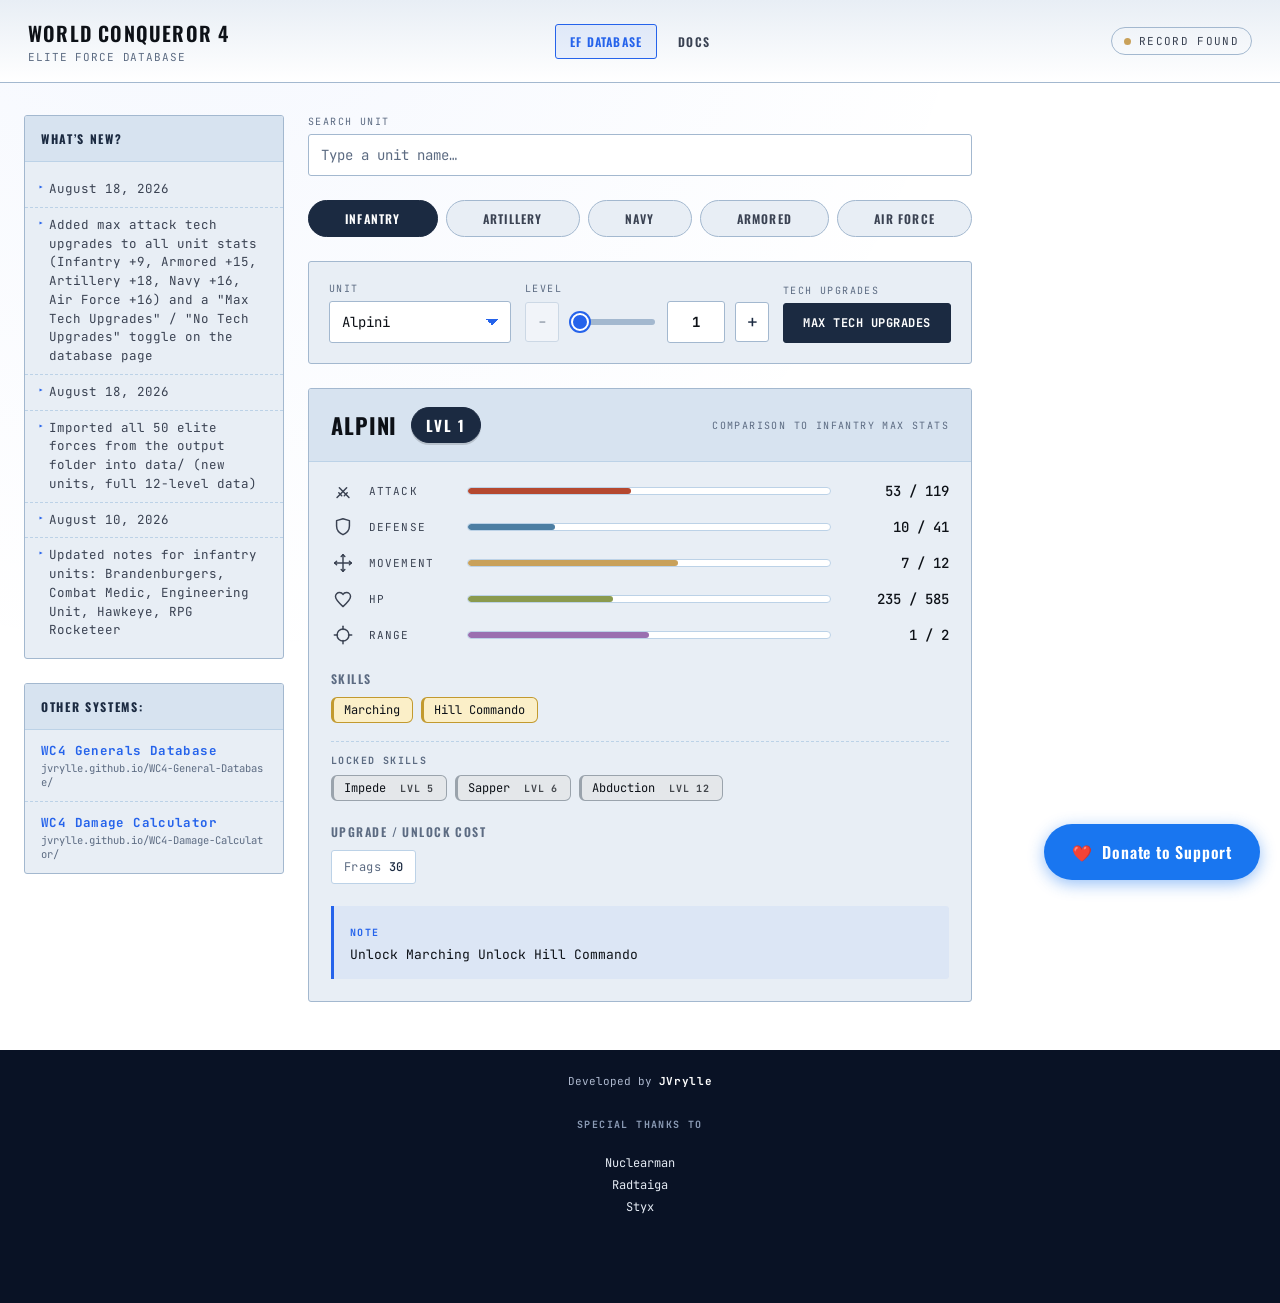
<file: index.html>
<!DOCTYPE html>
<html lang="en">
<head>
<meta charset="UTF-8" />
<meta name="viewport" content="width=device-width, initial-scale=1.0" />
<title>World Conqueror 4 Elite Force Database</title>
<link rel="preconnect" href="https://fonts.googleapis.com" />
<link rel="preconnect" href="https://fonts.gstatic.com" crossorigin />
<link
  href="https://fonts.googleapis.com/css2?family=Oswald:wght@500;600;700&family=JetBrains+Mono:wght@400;500;700&display=swap"
  rel="stylesheet"
/>
<link rel="stylesheet" href="style.css" />
</head>
<body>

  <header class="topbar">
    <div class="topbar__left">
      <div class="topbar__brand">
        <div class="topbar__title">
          <h1>World Conqueror 4</h1>
          <p>Elite Force Database</p>
        </div>
      </div>
    </div>
    <nav class="topbar__nav" aria-label="Site navigation">
      <a class="topbar__nav-link topbar__nav-link--active" href="index.html">EF Database</a>
      <a class="topbar__nav-link" href="docs.html">Docs</a>
    </nav>
    <div id="statusLight" class="topbar__status status--idle">
      <span class="status-dot"></span><span class="status-text">STANDBY</span>
    </div>
  </header>

  <main class="console">

    <div class="side-panel">
      <aside class="log-panel" aria-label="What&rsquo;s new">
        <div class="log-panel__header">
          <h2>What&rsquo;s New?</h2>
        </div>
        <ul id="whatsNewList" class="log-list"></ul>
      </aside>

      <div class="log-panel links-panel" aria-label="Related WC4 tools">
        <div class="log-panel__header">
          <h2>Other Systems:</h2>
        </div>
        <div class="links-panel__body">
          <a
            class="sister-link"
            href="https://jvrylle.github.io/WC4-General-Database/"
            target="_blank"
            rel="noopener noreferrer"
          >
            <span class="sister-link__name">WC4 Generals Database</span>
            <span class="sister-link__url">jvrylle.github.io/WC4-General-Database/</span>
          </a>
          <a
            class="sister-link"
            href="https://jvrylle.github.io/WC4-Damage-Calculator/"
            target="_blank"
            rel="noopener noreferrer"
          >
            <span class="sister-link__name">WC4 Damage Calculator</span>
            <span class="sister-link__url">jvrylle.github.io/WC4-Damage-Calculator/</span>
          </a>
        </div>
      </div>
    </div>

    <div class="console__main">

      <section class="search-bar" aria-label="Unit name search">
      <div class="field">
        <label for="efSearch">Search Unit</label>
        <div class="combo__wrap">
          <input
            id="efSearch"
            type="text"
            placeholder="Type a unit name&hellip;"
            autocomplete="off"
            role="combobox"
            aria-autocomplete="list"
            aria-expanded="false"
            aria-controls="efSearchList"
          />
          <ul id="efSearchList" class="combo__list" role="listbox" hidden></ul>
        </div>
      </div>
    </section>

    <section class="type-filter" id="typeFilter" aria-label="Unit type filter"></section>

    <section class="query-panel" aria-label="Unit query">
      <div class="field">
        <label for="efSelect">Unit</label>
        <select id="efSelect"></select>
      </div>

      <div class="field field--slider">
        <label for="levelSlider">Level</label>
        <div class="slider-wrapper">
          <button id="levelDown" class="level-btn" type="button" aria-label="Previous level">&#8722;</button>
          <input
            id="levelSlider"
            type="range"
            min="1"
            max="12"
            step="1"
            value="1"
            aria-label="Select unit level"
          />
          <input
            id="levelInput"
            class="level-input"
            type="number"
            min="1"
            max="12"
            step="1"
            value="1"
            aria-label="Level number"
          />
          <button id="levelUp" class="level-btn" type="button" aria-label="Next level">&#43;</button>
        </div>
      </div>

      <div class="field field--toggle">
        <label for="techToggle">Tech Upgrades</label>
        <button id="techToggle" class="tech-toggle" type="button" aria-pressed="true">Max Tech Upgrades</button>
      </div>
    </section>

    <section id="resultPanel" class="result-panel" aria-live="polite">
      <div class="result-empty">
        <p>Loading unit database&hellip;</p>
      </div>
    </section>

    </div>

  </main>

  <a
    class="donate-btn"
    href="https://ko-fi.com/jvrylle"
    target="_blank"
    rel="noopener noreferrer"
    aria-label="Support on Ko-fi"
  >
    <span class="donate-btn__icon">&#10084;&#65039;</span>
    <span class="donate-btn__text">Donate to Support</span>
  </a>

  <footer class="footer">
    <p class="footer__dev">Developed by <strong>JVrylle</strong></p>
    <div class="footer__thanks">
      <p class="footer__thanks-title">Special Thanks To</p>
      <ul class="footer__thanks-list">
        <li>Nuclearman</li>
        <li>Radtaiga</li>
        <li>Styx</li>
      </ul>
    </div>
  </footer>

<script src="script.js"></script>
</body>
</html>
</file>
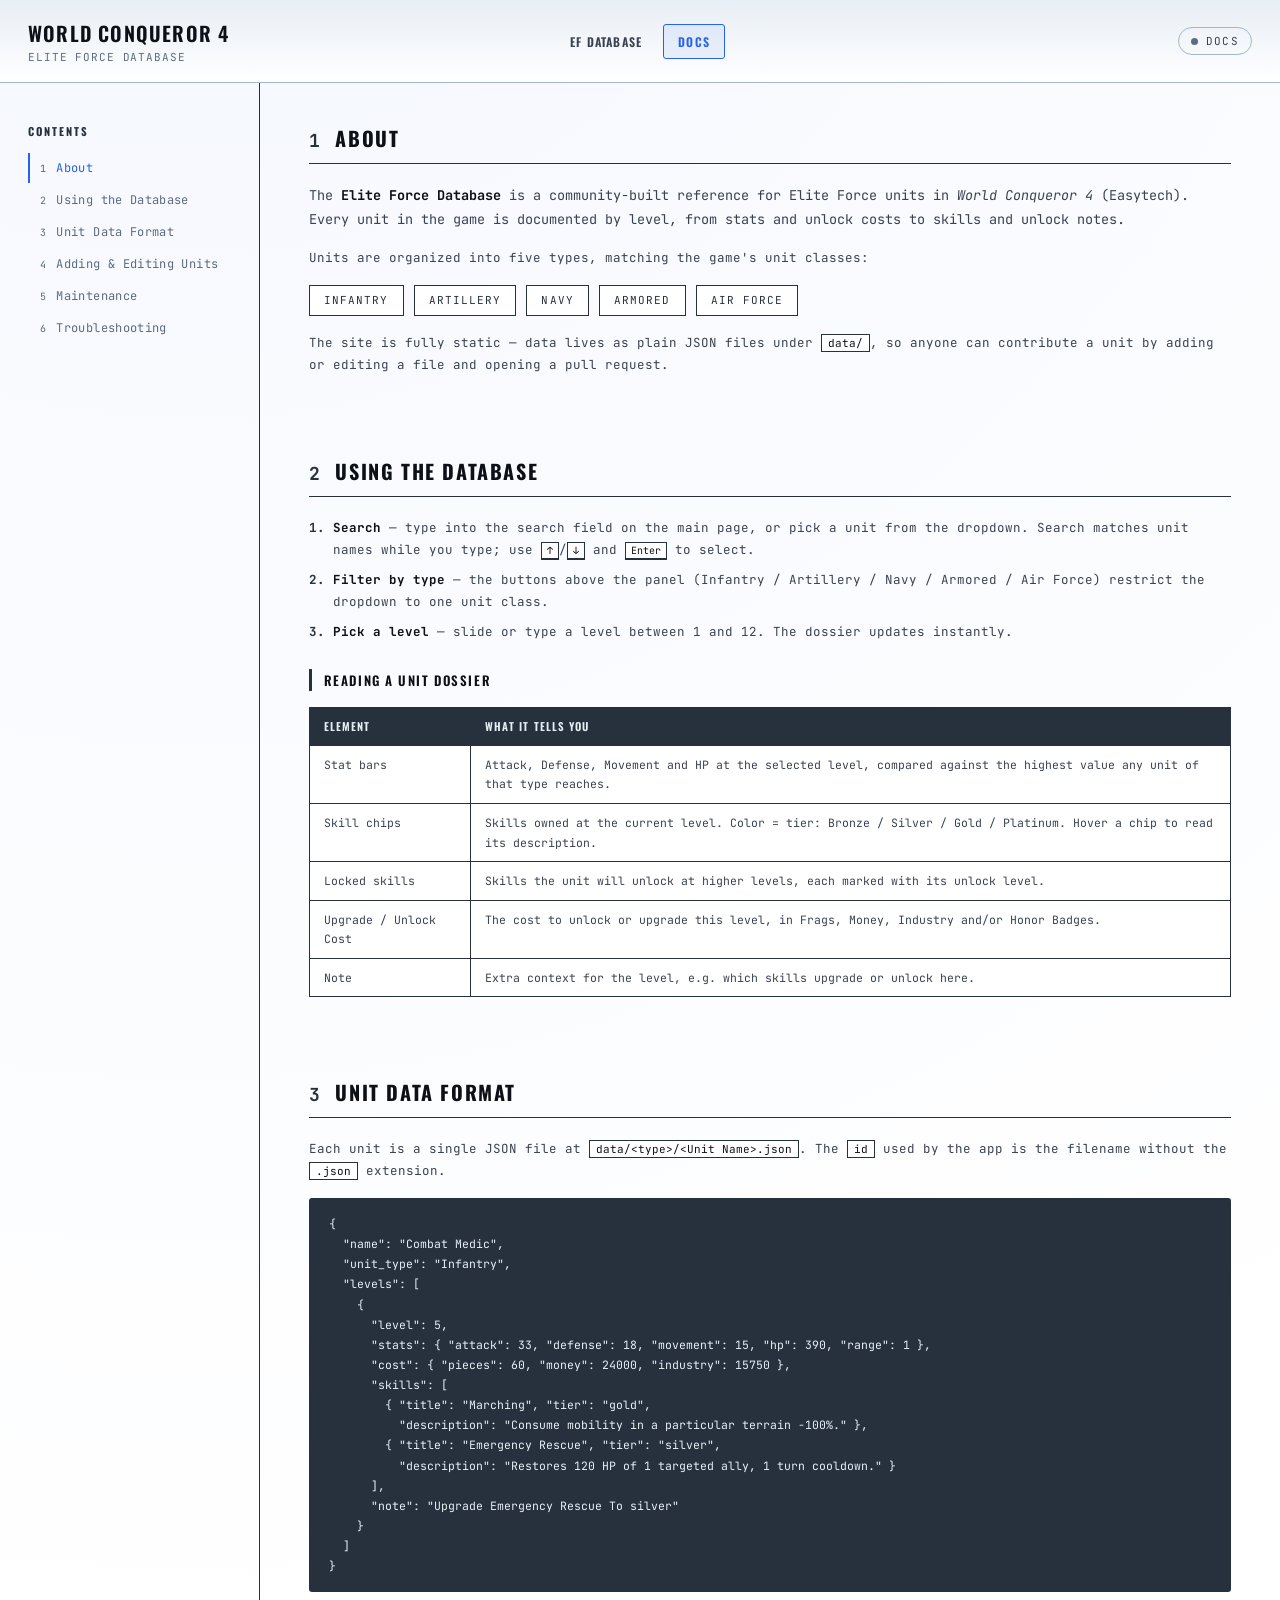
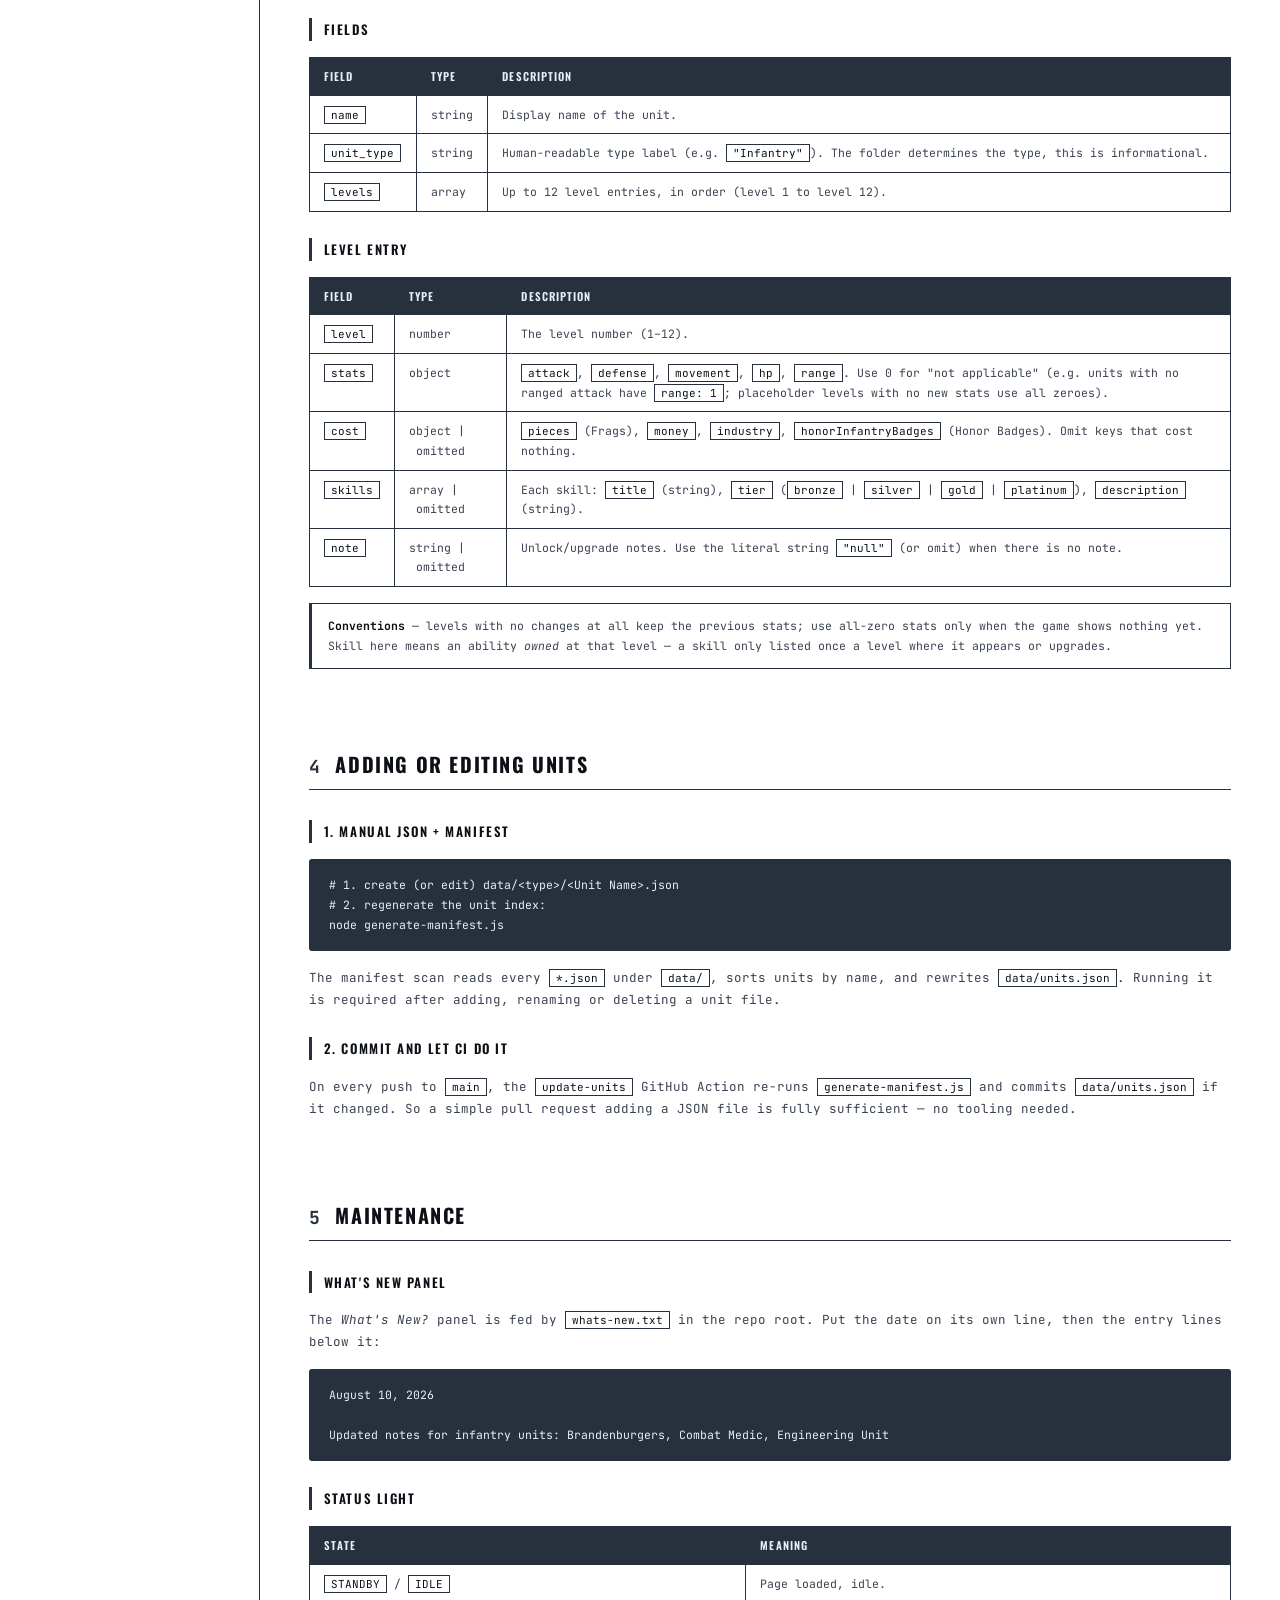
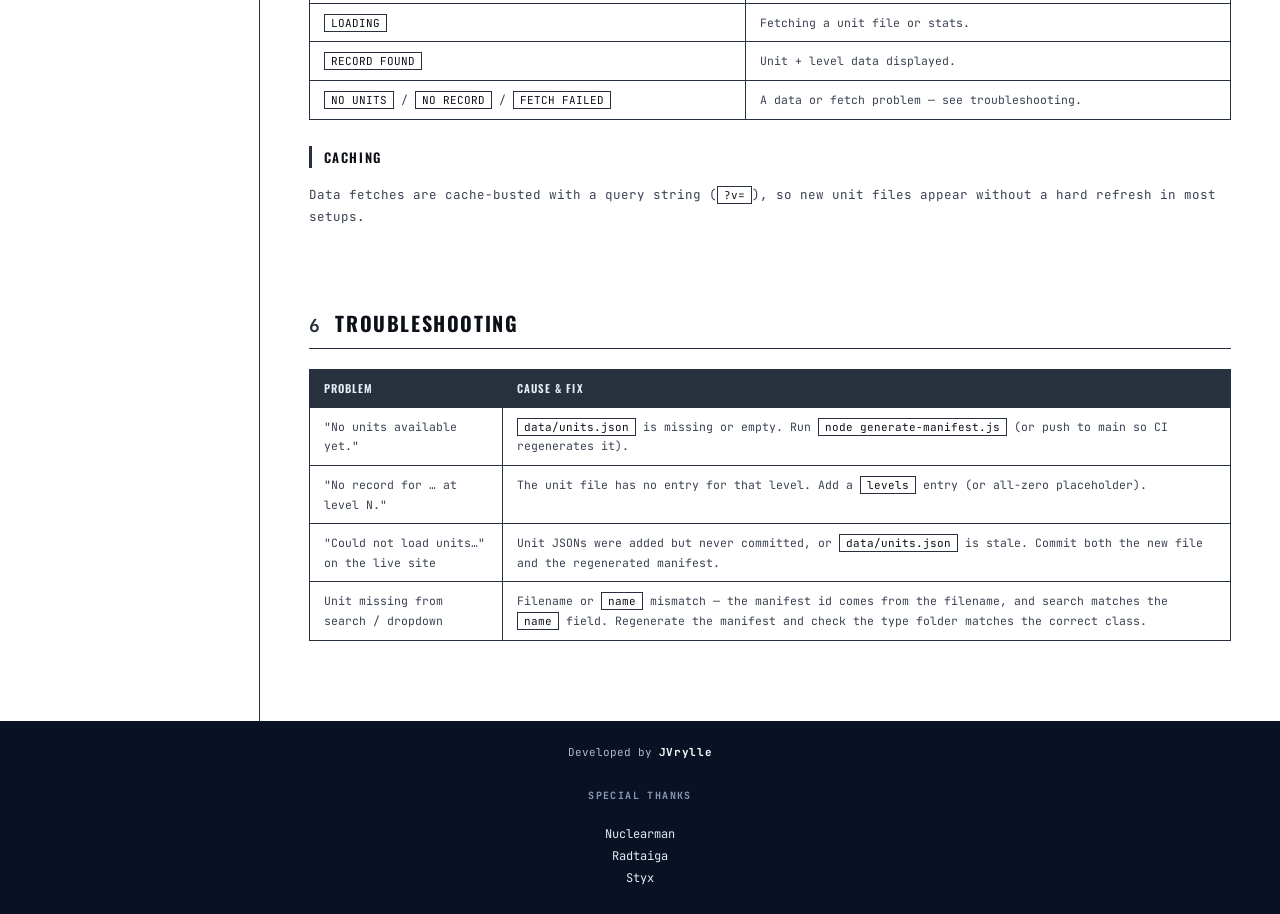
<file: docs.html>
<!DOCTYPE html>
<html lang="en">
<head>
<meta charset="UTF-8" />
<meta name="viewport" content="width=device-width, initial-scale=1.0" />
<title>Docs — World Conqueror 4 Elite Force Database</title>
<link rel="preconnect" href="https://fonts.googleapis.com" />
<link rel="preconnect" href="https://fonts.gstatic.com" crossorigin />
<link
  href="https://fonts.googleapis.com/css2?family=Oswald:wght@500;600;700&family=JetBrains+Mono:wght@400;500;700&display=swap"
  rel="stylesheet"
/>
<link rel="stylesheet" href="style.css" />
</head>
<body>

  <header class="topbar">
    <div class="topbar__left">
      <div class="topbar__brand">
        <div class="topbar__title">
          <h1>World Conqueror 4</h1>
          <p>Elite Force Database</p>
        </div>
      </div>
    </div>
    <nav class="topbar__nav" aria-label="Site navigation">
      <a class="topbar__nav-link" href="index.html">EF Database</a>
      <a class="topbar__nav-link topbar__nav-link--active" href="docs.html">Docs</a>
    </nav>
    <div class="topbar__status status--idle">
      <span class="status-dot"></span><span class="status-text">DOCS</span>
    </div>
  </header>

  <main class="docs-page">

    <aside class="docs-nav" aria-label="Documentation navigation">
      <div class="docs-nav__inner">
        <p class="docs-nav__label">Contents</p>
        <nav class="docs-nav__list">
          <a class="docs-nav__link" href="#about"><span class="docs-nav__num">1</span>About</a>
          <a class="docs-nav__link" href="#usage"><span class="docs-nav__num">2</span>Using the Database</a>
          <a class="docs-nav__link" href="#format"><span class="docs-nav__num">3</span>Unit Data Format</a>
          <a class="docs-nav__link" href="#adding"><span class="docs-nav__num">4</span>Adding &amp; Editing Units</a>
          <a class="docs-nav__link" href="#maintenance"><span class="docs-nav__num">5</span>Maintenance</a>
          <a class="docs-nav__link" href="#troubleshooting"><span class="docs-nav__num">6</span>Troubleshooting</a>
        </nav>
      </div>
    </aside>

    <div class="docs-content">

      <section class="docs-section" id="about">
        <h2 class="docs-section__title"><span class="docs-section__num">1</span>About</h2>
        <div class="docs-section__body">
          <p class="docs-section__lead">
            The <strong>Elite Force Database</strong> is a community-built reference for
            Elite Force units in <em>World Conqueror 4</em> (Easytech). Every unit in the
            game is documented by level, from stats and unlock costs to skills and
            unlock notes.
          </p>
          <p>
            Units are organized into five types, matching the game's unit classes:
          </p>
          <ul class="docs-list docs-list--chips">
            <li class="docs-chip">Infantry</li>
            <li class="docs-chip">Artillery</li>
            <li class="docs-chip">Navy</li>
            <li class="docs-chip">Armored</li>
            <li class="docs-chip">Air Force</li>
          </ul>
          <p>
            The site is fully static &mdash; data lives as plain JSON files under
            <code class="docs-inline">data/</code>, so anyone can contribute a unit by
            adding or editing a file and opening a pull request.
          </p>
        </div>
      </section>

      <section class="docs-section" id="usage">
        <h2 class="docs-section__title"><span class="docs-section__num">2</span>Using the Database</h2>
        <div class="docs-section__body">
          <ol class="docs-list docs-list--steps">
            <li>
              <strong>Search</strong> &mdash; type into the search field on the main page,
              or pick a unit from the dropdown. Search matches unit names while you type;
              use <kbd>&uarr;</kbd>/<kbd>&darr;</kbd> and <kbd>Enter</kbd> to select.
            </li>
            <li>
              <strong>Filter by type</strong> &mdash; the buttons above the panel
              (Infantry / Artillery / Navy / Armored / Air Force) restrict the dropdown
              to one unit class.
            </li>
            <li>
              <strong>Pick a level</strong> &mdash; slide or type a level between 1 and 12.
              The dossier updates instantly.
            </li>
          </ol>

          <h3 class="docs-section__sub">Reading a unit dossier</h3>
          <table class="docs-table">
            <thead>
              <tr>
                <th>Element</th>
                <th>What it tells you</th>
              </tr>
            </thead>
            <tbody>
              <tr>
                <td>Stat bars</td>
                <td>Attack, Defense, Movement and HP at the selected level, compared
                    against the highest value any unit of that type reaches.</td>
              </tr>
              <tr>
                <td>Skill chips</td>
                <td>Skills owned at the current level. Color = tier:
                    Bronze / Silver / Gold / Platinum. Hover a chip to read its
                    description.</td>
              </tr>
              <tr>
                <td>Locked skills</td>
                <td>Skills the unit will unlock at higher levels, each marked with its
                    unlock level.</td>
              </tr>
              <tr>
                <td>Upgrade / Unlock Cost</td>
                <td>The cost to unlock or upgrade this level, in Frags, Money, Industry
                    and/or Honor Badges.</td>
              </tr>
              <tr>
                <td>Note</td>
                <td>Extra context for the level, e.g. which skills upgrade or unlock
                    here.</td>
              </tr>
            </tbody>
          </table>
        </div>
      </section>

      <section class="docs-section" id="format">
        <h2 class="docs-section__title"><span class="docs-section__num">3</span>Unit Data Format</h2>
        <div class="docs-section__body">
          <p>
            Each unit is a single JSON file at
            <code class="docs-inline">data/&lt;type&gt;/&lt;Unit Name&gt;.json</code>.
            The <code class="docs-inline">id</code> used by the app is the filename without
            the <code class="docs-inline">.json</code> extension.
          </p>

          <pre class="docs-code"><code>{
  "name": "Combat Medic",
  "unit_type": "Infantry",
  "levels": [
    {
      "level": 5,
      "stats": { "attack": 33, "defense": 18, "movement": 15, "hp": 390, "range": 1 },
      "cost": { "pieces": 60, "money": 24000, "industry": 15750 },
      "skills": [
        { "title": "Marching", "tier": "gold",
          "description": "Consume mobility in a particular terrain -100%." },
        { "title": "Emergency Rescue", "tier": "silver",
          "description": "Restores 120 HP of 1 targeted ally, 1 turn cooldown." }
      ],
      "note": "Upgrade Emergency Rescue To silver"
    }
  ]
}</code></pre>

          <h3 class="docs-section__sub">Fields</h3>
          <table class="docs-table">
            <thead>
              <tr>
                <th>Field</th>
                <th>Type</th>
                <th>Description</th>
              </tr>
            </thead>
            <tbody>
              <tr>
                <td><code class="docs-inline">name</code></td>
                <td>string</td>
                <td>Display name of the unit.</td>
              </tr>
              <tr>
                <td><code class="docs-inline">unit_type</code></td>
                <td>string</td>
                <td>Human-readable type label (e.g. <code class="docs-inline">"Infantry"</code>).
                    The folder determines the type, this is informational.</td>
              </tr>
              <tr>
                <td><code class="docs-inline">levels</code></td>
                <td>array</td>
                <td>Up to 12 level entries, in order (level 1 to level 12).</td>
              </tr>
            </tbody>
          </table>

          <h3 class="docs-section__sub">Level entry</h3>
          <table class="docs-table">
            <thead>
              <tr>
                <th>Field</th>
                <th>Type</th>
                <th>Description</th>
              </tr>
            </thead>
            <tbody>
              <tr>
                <td><code class="docs-inline">level</code></td>
                <td>number</td>
                <td>The level number (1&ndash;12).</td>
              </tr>
              <tr>
                <td><code class="docs-inline">stats</code></td>
                <td>object</td>
                <td>
                  <code class="docs-inline">attack</code>,
                  <code class="docs-inline">defense</code>,
                  <code class="docs-inline">movement</code>,
                  <code class="docs-inline">hp</code>,
                  <code class="docs-inline">range</code>.
                  Use 0 for "not applicable" (e.g. units with no ranged attack have
                  <code class="docs-inline">range: 1</code>; placeholder levels with no new
                  stats use all zeroes).
                </td>
              </tr>
              <tr>
                <td><code class="docs-inline">cost</code></td>
                <td>object&nbsp;|&nbsp;omitted</td>
                <td>
                  <code class="docs-inline">pieces</code> (Frags),
                  <code class="docs-inline">money</code>,
                  <code class="docs-inline">industry</code>,
                  <code class="docs-inline">honorInfantryBadges</code> (Honor Badges).
                  Omit keys that cost nothing.
                </td>
              </tr>
              <tr>
                <td><code class="docs-inline">skills</code></td>
                <td>array&nbsp;|&nbsp;omitted</td>
                <td>
                  Each skill: <code class="docs-inline">title</code> (string),
                  <code class="docs-inline">tier</code>
                  (<code class="docs-inline">bronze</code> |
                  <code class="docs-inline">silver</code> |
                  <code class="docs-inline">gold</code> |
                  <code class="docs-inline">platinum</code>),
                  <code class="docs-inline">description</code> (string).
                </td>
              </tr>
              <tr>
                <td><code class="docs-inline">note</code></td>
                <td>string&nbsp;|&nbsp;omitted</td>
                <td>Unlock/upgrade notes. Use the literal string
                    <code class="docs-inline">"null"</code> (or omit) when there is no note.</td>
              </tr>
            </tbody>
          </table>

          <div class="docs-callout">
            <strong>Conventions</strong> &mdash; levels with no changes at all keep the
            previous stats; use all-zero stats only when the game shows nothing yet.
            Skill here means an ability <em>owned</em> at that level &mdash; a skill only
            listed once a level where it appears or upgrades.
          </div>
        </div>
      </section>

      <section class="docs-section" id="adding">
        <h2 class="docs-section__title"><span class="docs-section__num">4</span>Adding or Editing Units</h2>
        <div class="docs-section__body">
          <h3 class="docs-section__sub">1. Manual JSON + manifest</h3>
          <pre class="docs-code"><code># 1. create (or edit) data/&lt;type&gt;/&lt;Unit Name&gt;.json
# 2. regenerate the unit index:
node generate-manifest.js</code></pre>
          <p>
            The manifest scan reads every <code class="docs-inline">*.json</code> under
            <code class="docs-inline">data/</code>, sorts units by name, and rewrites
            <code class="docs-inline">data/units.json</code>. Running it is required after
            adding, renaming or deleting a unit file.
          </p>

          <h3 class="docs-section__sub">2. Commit and let CI do it</h3>
          <p>
            On every push to <code class="docs-inline">main</code>, the
            <code class="docs-inline">update-units</code> GitHub Action re-runs
            <code class="docs-inline">generate-manifest.js</code> and commits
            <code class="docs-inline">data/units.json</code> if it changed. So a simple
            pull request adding a JSON file is fully sufficient &mdash; no tooling needed.
          </p>
        </div>
      </section>

      <section class="docs-section" id="maintenance">
        <h2 class="docs-section__title"><span class="docs-section__num">5</span>Maintenance</h2>
        <div class="docs-section__body">
          <h3 class="docs-section__sub">What's New panel</h3>
          <p>
            The <em>What's New?</em> panel is fed by
            <code class="docs-inline">whats-new.txt</code> in the repo root. Put the date
            on its own line, then the entry lines below it:
          </p>
          <pre class="docs-code"><code>August 10, 2026

Updated notes for infantry units: Brandenburgers, Combat Medic, Engineering Unit</code></pre>

          <h3 class="docs-section__sub">Status light</h3>
          <table class="docs-table">
            <thead>
              <tr>
                <th>State</th>
                <th>Meaning</th>
              </tr>
            </thead>
            <tbody>
              <tr>
                <td><code class="docs-inline">STANDBY</code> / <code class="docs-inline">IDLE</code></td>
                <td>Page loaded, idle.</td>
              </tr>
              <tr>
                <td><code class="docs-inline">LOADING</code></td>
                <td>Fetching a unit file or stats.</td>
              </tr>
              <tr>
                <td><code class="docs-inline">RECORD FOUND</code></td>
                <td>Unit + level data displayed.</td>
              </tr>
              <tr>
                <td><code class="docs-inline">NO UNITS</code> / <code class="docs-inline">NO RECORD</code> / <code class="docs-inline">FETCH FAILED</code></td>
                <td>A data or fetch problem &mdash; see troubleshooting.</td>
              </tr>
            </tbody>
          </table>

          <h3 class="docs-section__sub">Caching</h3>
          <p>
            Data fetches are cache-busted with a query string
            (<code class="docs-inline">?v=</code>), so new unit files appear without a
            hard refresh in most setups.
          </p>
        </div>
      </section>

      <section class="docs-section" id="troubleshooting">
        <h2 class="docs-section__title"><span class="docs-section__num">6</span>Troubleshooting</h2>
        <div class="docs-section__body">
          <table class="docs-table">
            <thead>
              <tr>
                <th>Problem</th>
                <th>Cause &amp; fix</th>
              </tr>
            </thead>
            <tbody>
              <tr>
                <td>"No units available yet."</td>
                <td><code class="docs-inline">data/units.json</code> is missing or empty.
                    Run <code class="docs-inline">node generate-manifest.js</code> (or push
                    to main so CI regenerates it).</td>
              </tr>
              <tr>
                <td>"No record for &hellip; at level N."</td>
                <td>The unit file has no entry for that level. Add a
                    <code class="docs-inline">levels</code> entry (or all-zero placeholder).</td>
              </tr>
              <tr>
                <td>"Could not load units&hellip;" on the live site</td>
                <td>Unit JSONs were added but never committed, or
                    <code class="docs-inline">data/units.json</code> is stale. Commit both
                    the new file and the regenerated manifest.</td>
              </tr>
              <tr>
                <td>Unit missing from search / dropdown</td>
                <td>Filename or <code class="docs-inline">name</code> mismatch &mdash; the
                    manifest id comes from the filename, and search matches the
                    <code class="docs-inline">name</code> field. Regenerate the manifest
                    and check the type folder matches the correct class.</td>
              </tr>
            </tbody>
          </table>
        </div>
      </section>

    </div>

  </main>

  <footer class="footer footer--plain">
    <p class="footer__dev">Developed by <strong>JVrylle</strong></p>
    <div class="footer__thanks">
      <p class="footer__thanks-title">Special Thanks</p>
      <ul class="footer__thanks-list">
        <li>Nuclearman</li>
        <li>Radtaiga</li>
        <li>Styx</li>
      </ul>
    </div>
  </footer>

<script>
(function () {
  var links = Array.prototype.slice.call(document.querySelectorAll(".docs-nav__link"));
  var sections = links
    .map(function (link) { return document.querySelector(link.getAttribute("href")); })
    .filter(Boolean);

  function setActive(id) {
    links.forEach(function (link) {
      link.classList.toggle(
        "docs-nav__link--active",
        link.getAttribute("href") === "#" + id
      );
    });
  }

  if ("IntersectionObserver" in window) {
    var spy = new IntersectionObserver(
      function (entries) {
        entries.forEach(function (entry) {
          if (entry.isIntersecting) setActive(entry.target.id);
        });
      },
      { rootMargin: "-30% 0px -60% 0px" }
    );
    sections.forEach(function (section) { spy.observe(section); });
  }
})();
</script>
</body>
</html>
</file>
<file: style.css>
:root {
  /* White (60%) — dominant field */
  --bg: #ffffff;
  --bg-input: #ffffff;

  /* Blue (30%) — secondary surfaces & borders */
  --bg-panel: #e8eef5;
  --bg-panel-alt: #d7e3f0;
  --border: #a3b8cf;
  --border-soft: #bcd2e7;
  --accent: #2563eb;

  /* Black (10%) — text & brand accents */
  --text: #0d1117;
  --text-dim: #3a4252;
  --text-faint: #5c6b82;
  --ink: #26313d;
  --brand: #1b2a41;
  --brand-bright: #091225;

  /* Functional stat colors (kept for semantic clarity) */
  --attack: #b5482f;
  --defense: #4c7ea3;
  --movement: #c9a15a;
  --hp: #8a9a4e;
  --range: #9a6fb0;

  --font-display: "Oswald", sans-serif;
  --font-mono: "JetBrains Mono", monospace;

  --radius: 3px;
}

* {
  box-sizing: border-box;
}

html {
  color-scheme: light;
}

body {
  margin: 0;
  min-height: 100vh;
  background:
    radial-gradient(circle at 15% -10%, rgba(37, 99, 235, 0.05), transparent 45%),
    var(--bg);
  color: var(--text);
  font-family: var(--font-mono);
  display: flex;
  flex-direction: column;
}

/* ---------- Topbar ---------- */

.topbar {
  display: grid;
  grid-template-columns: 1fr auto 1fr;
  align-items: center;
  gap: 16px;
  padding: 18px 28px;
  border-bottom: 1px solid var(--border);
  background: linear-gradient(180deg, var(--bg-panel), var(--bg));
}

.topbar__left {
  display: flex;
  align-items: center;
  gap: 26px;
  min-width: 0;
  justify-self: start;
}

.topbar__nav {
  display: flex;
  align-items: center;
  gap: 6px;
  justify-self: center;
}

.topbar__nav-link {
  padding: 8px 14px;
  border: 1px solid transparent;
  border-radius: var(--radius);
  font-family: var(--font-display);
  font-size: 12px;
  font-weight: 600;
  letter-spacing: 0.1em;
  text-transform: uppercase;
  color: var(--text-dim);
  text-decoration: none;
  white-space: nowrap;
  transition: color 0.15s ease, border-color 0.15s ease, background 0.15s ease;
}

.topbar__nav-link:hover {
  color: var(--accent);
  border-color: var(--border-soft);
}

.topbar__nav-link--active,
.topbar__nav-link--active:hover {
  color: var(--accent);
  border-color: var(--accent);
  background: rgba(37, 99, 235, 0.08);
}

.topbar__brand {
  display: flex;
  align-items: center;
  gap: 14px;
}

.topbar__mark {
  display: flex;
  align-items: center;
  justify-content: center;
  width: 44px;
  height: 44px;
  border: 1px solid var(--accent);
  border-radius: var(--radius);
  color: var(--accent);
  font-family: var(--font-display);
  font-weight: 700;
  font-size: 17px;
  letter-spacing: 0.05em;
  background: rgba(37, 99, 235, 0.08);
  flex-shrink: 0;
}

.topbar__title h1 {
  margin: 0;
  font-family: var(--font-display);
  font-weight: 600;
  font-size: 20px;
  letter-spacing: 0.06em;
  text-transform: uppercase;
  color: var(--text);
}

.topbar__title p {
  margin: 2px 0 0;
  font-size: 11px;
  letter-spacing: 0.08em;
  text-transform: uppercase;
  color: var(--text-faint);
}

.topbar__status {
  justify-self: end;
  display: flex;
  align-items: center;
  gap: 8px;
  font-size: 11px;
  letter-spacing: 0.12em;
  text-transform: uppercase;
  color: var(--text-dim);
  border: 1px solid var(--border);
  border-radius: 999px;
  padding: 6px 12px;
  white-space: nowrap;
}

.status-dot {
  width: 7px;
  height: 7px;
  border-radius: 50%;
  background: var(--text-faint);
  box-shadow: 0 0 0 0 rgba(0, 0, 0, 0);
  transition: background 0.2s ease;
}

.status--busy .status-dot {
  background: var(--accent);
  animation: pulse 0.9s ease-in-out infinite;
}

.status--ready .status-dot {
  background: var(--movement);
}

.status--error .status-dot {
  background: var(--attack);
}

@keyframes pulse {
  0%, 100% { opacity: 1; }
  50% { opacity: 0.35; }
}

/* ---------- Console layout ---------- */

.console {
  flex: 1;
  width: 100%;
  max-width: none;
  padding: 32px 24px 48px;
  display: grid;
  grid-template-columns: 260px 1fr 260px;
  align-items: start;
  gap: 24px;
}

.side-panel {
  grid-column: 1;
  grid-row: 1;
  display: flex;
  flex-direction: column;
  gap: 24px;
  min-width: 0;
}

.console__main {
  grid-column: 2;
  grid-row: 1;
  justify-self: center;
  width: 100%;
  max-width: 760px;
  display: flex;
  flex-direction: column;
  gap: 24px;
  min-width: 0;
}

/* ---------- Log panel ---------- */

.log-panel {
  background: var(--bg-panel);
  border: 1px solid var(--border);
  border-radius: var(--radius);
  overflow: hidden;
}

.log-panel__header {
  padding: 14px 16px;
  border-bottom: 1px solid var(--border-soft);
  background: var(--bg-panel-alt);
}

.log-panel__header h2 {
  margin: 0;
  font-family: var(--font-display);
  font-size: 12px;
  font-weight: 700;
  letter-spacing: 0.14em;
  text-transform: uppercase;
  color: var(--brand);
}

.log-list {
  margin: 0;
  padding: 10px 0;
  list-style: none;
  max-height: 60vh;
  overflow-y: auto;
}

.log-item {
  position: relative;
  padding: 8px 16px 8px 24px;
  font-size: 12.5px;
  line-height: 1.5;
  color: var(--text-dim);
  border-bottom: 1px dashed var(--border-soft);
}

.log-item:last-child {
  border-bottom: none;
}

.log-item::before {
  content: "\25B8";
  position: absolute;
  left: 13px;
  color: var(--accent);
  font-size: 10px;
}

.log-item--muted {
  color: var(--text-faint);
}

.log-item--muted::before {
  content: none;
}

/* ---------- Sister sites panel ---------- */

.links-panel {
  flex-shrink: 0;
}

.links-panel__body {
  display: flex;
  flex-direction: column;
}

.sister-link {
  display: flex;
  flex-direction: column;
  gap: 2px;
  padding: 12px 16px;
  text-decoration: none;
  border-bottom: 1px dashed var(--border-soft);
}

.sister-link:last-child {
  border-bottom: none;
}

.sister-link:hover {
  background: var(--bg-panel-alt);
}

.sister-link__name {
  font-size: 12.5px;
  font-weight: 700;
  letter-spacing: 0.03em;
  color: var(--accent);
}

.sister-link:hover .sister-link__name {
  text-decoration: underline;
}

.sister-link__url {
  font-size: 10.5px;
  color: var(--text-faint);
  word-break: break-all;
}

/* ---------- Search bar ---------- */

.search-bar {
  display: flex;
}

.search-bar .field {
  flex: 1;
}

.combo__wrap {
  position: relative;
}

.combo__wrap input {
  width: 100%;
  padding: 11px 12px;
  background-color: var(--bg-input);
  border: 1px solid var(--border);
  border-radius: var(--radius);
  color: var(--text);
  font-family: var(--font-mono);
  font-size: 14px;
}

.combo__wrap input::placeholder {
  color: var(--text-faint);
}

.combo__wrap input:focus-visible {
  outline: 2px solid var(--accent);
  outline-offset: 2px;
}

.combo__list {
  position: absolute;
  top: calc(100% + 4px);
  left: 0;
  right: 0;
  margin: 0;
  padding: 4px;
  list-style: none;
  background: var(--bg-input);
  border: 1px solid var(--border);
  border-radius: var(--radius);
  box-shadow: 0 6px 18px rgba(9, 18, 37, 0.15);
  max-height: 260px;
  overflow-y: auto;
  z-index: 1000;
}

.combo__item {
  padding: 8px 10px;
  border-radius: 2px;
  font-size: 13px;
  color: var(--text);
  cursor: pointer;
}

.combo__item:hover,
.combo__item--active {
  background: var(--bg-panel-alt);
  color: var(--accent);
}

/* ---------- Type filter ---------- */

.type-filter {
  display: flex;
  flex-wrap: wrap;
  gap: 8px;
}

.type-btn {
  flex: 1 1 auto;
  min-width: 96px;
  padding: 9px 14px;
  background: var(--bg-panel);
  border: 1px solid var(--border);
  border-radius: 999px;
  color: var(--text-dim);
  font-family: var(--font-display);
  font-weight: 600;
  font-size: 12px;
  letter-spacing: 0.1em;
  text-transform: uppercase;
  cursor: pointer;
  transition: background 0.15s ease, color 0.15s ease, border-color 0.15s ease;
}

.type-btn:hover {
  border-color: var(--accent);
  color: var(--accent);
}

.type-btn--active,
.type-btn--active:hover {
  background: var(--brand);
  border-color: var(--brand);
  color: #ffffff;
}

/* ---------- Query panel ---------- */

.query-panel {
  display: flex;
  align-items: flex-end;
  gap: 14px;
  flex-wrap: wrap;
  padding: 20px;
  background: var(--bg-panel);
  border: 1px solid var(--border);
  border-radius: var(--radius);
}

.field {
  display: flex;
  flex-direction: column;
  gap: 6px;
  flex: 1 1 180px;
}

.field--slider {
  flex: 2 1 240px;
}

.field label {
  font-size: 10px;
  letter-spacing: 0.14em;
  text-transform: uppercase;
  color: var(--text-faint);
}

.slider-wrapper {
  display: flex;
  align-items: center;
  gap: 10px;
}

.level-btn {
  flex: 0 0 auto;
  width: 34px;
  height: 40px;
  border: 1px solid var(--border);
  border-radius: var(--radius);
  background: var(--bg-input);
  color: var(--brand);
  font-family: var(--font-mono);
  font-size: 18px;
  line-height: 1;
  cursor: pointer;
}

.level-btn:hover:not(:disabled) {
  background: var(--bg-panel-alt);
  border-color: var(--accent);
  color: var(--accent);
}

.level-btn:disabled {
  opacity: 0.4;
  cursor: default;
}

.field--toggle {
  flex: 0 0 auto;
}

.tech-toggle {
  min-width: 168px;
  padding: 11px 14px;
  border: 1px solid var(--brand);
  border-radius: var(--radius);
  background: var(--bg-input);
  color: var(--brand);
  font-family: var(--font-mono);
  font-size: 12px;
  font-weight: 700;
  letter-spacing: 0.04em;
  text-transform: uppercase;
  cursor: pointer;
}

.tech-toggle:hover {
  background: var(--bg-panel-alt);
  border-color: var(--accent);
  color: var(--accent);
}

.tech-toggle[aria-pressed="true"] {
  background: var(--brand);
  border-color: var(--brand);
  color: #ffffff;
}

.tech-toggle[aria-pressed="true"]:hover {
  background: var(--accent);
  border-color: var(--accent);
  color: #ffffff;
}

.level-input {
  flex: 0 0 auto;
  width: 58px;
  padding: 11px 8px;
  text-align: center;
  background-color: var(--bg-input);
  border: 1px solid var(--border);
  border-radius: var(--radius);
  color: var(--text);
  font-family: var(--font-mono);
  font-size: 14px;
  font-weight: 700;
  font-variant-numeric: tabular-nums;
  -moz-appearance: textfield;
}

.level-input::-webkit-outer-spin-button,
.level-input::-webkit-inner-spin-button {
  -webkit-appearance: none;
  margin: 0;
}

input[type="range"] {
  -webkit-appearance: none;
  width: 100%;
  height: 6px;
  background: var(--border);
  border-radius: 999px;
  outline: none;
  cursor: pointer;
  flex: 1;
}

input[type="range"]::-webkit-slider-thumb {
  -webkit-appearance: none;
  appearance: none;
  width: 18px;
  height: 18px;
  border-radius: 50%;
  background: var(--accent);
  border: 2px solid var(--bg);
  box-shadow: 0 0 0 2px var(--accent);
  cursor: pointer;
}

input[type="range"]::-moz-range-thumb {
  width: 18px;
  height: 18px;
  border-radius: 50%;
  background: var(--accent);
  border: 2px solid var(--bg);
  cursor: pointer;
}

input[type="range"]::-moz-range-track {
  background: var(--border);
  border-radius: 999px;
}

select {
  appearance: none;
  -webkit-appearance: none;
  width: 100%;
  padding: 11px 36px 11px 12px;
  background-color: var(--bg-input);
  background-image: linear-gradient(45deg, transparent 50%, var(--accent) 50%),
    linear-gradient(135deg, var(--accent) 50%, transparent 50%);
  background-position: calc(100% - 18px) center, calc(100% - 12px) center;
  background-size: 6px 6px, 6px 6px;
  background-repeat: no-repeat;
  border: 1px solid var(--border);
  border-radius: var(--radius);
  color: var(--text);
  font-family: var(--font-mono);
  font-size: 14px;
  cursor: pointer;
}

select:focus-visible,
button:focus-visible,
a:focus-visible,
input:focus-visible {
  outline: 2px solid var(--accent);
  outline-offset: 2px;
}

/* ---------- Result panel ---------- */

.result-panel {
  min-height: 120px;
}

.result-empty {
  padding: 28px 20px;
  border: 1px dashed var(--border);
  border-radius: var(--radius);
  color: var(--text-faint);
  font-size: 13px;
  text-align: center;
}

.result-empty--error {
  border-color: var(--attack);
  color: #d8917f;
}

.dossier {
  border: 1px solid var(--border);
  border-radius: var(--radius);
  background: var(--bg-panel);
  overflow: visible;
  animation: reveal 0.25s ease;
}

@keyframes reveal {
  from { opacity: 0; transform: translateY(4px); }
  to { opacity: 1; transform: translateY(0); }
}

.dossier__header {
  display: flex;
  align-items: center;
  justify-content: space-between;
  gap: 12px;
  padding: 18px 22px;
  border-bottom: 1px solid var(--border-soft);
  border-radius: calc(var(--radius) - 1px) calc(var(--radius) - 1px) 0 0;
  background: var(--bg-panel-alt);
}

.dossier__scale {
  font-size: 10px;
  letter-spacing: 0.14em;
  text-transform: uppercase;
  color: var(--text-faint);
  text-align: right;
  flex-shrink: 0;
}

.dossier__header h2 {
  margin: 0;
  display: flex;
  align-items: center;
  flex-wrap: wrap;
  gap: 14px;
  font-family: var(--font-display);
  font-weight: 700;
  font-size: 22px;
  letter-spacing: 0.04em;
  text-transform: uppercase;
  color: var(--text);
}

.badge {
  font-size: 11px;
  letter-spacing: 0.1em;
  font-weight: 700;
  color: var(--accent);
  border: 1px solid var(--accent);
  border-radius: 999px;
  padding: 5px 12px;
  white-space: nowrap;
}

.badge--level {
  font-size: 15px;
  font-weight: 800;
  letter-spacing: 0.12em;
  padding: 6px 14px;
  color: #ffffff;
  background: var(--brand);
  border-color: var(--brand);
  box-shadow: 0 2px 0 rgba(0, 0, 0, 0.15);
}

/* ---------- Stat gauges ---------- */

.stat-grid {
  padding: 18px 22px 6px;
  display: flex;
  flex-direction: column;
  gap: 14px;
}

.stat-row {
  display: grid;
  grid-template-columns: 24px 84px 1fr 104px;
  align-items: center;
  gap: 14px;
}

.stat-row__icon {
  display: flex;
  align-items: center;
  justify-content: center;
  color: var(--text-dim);
}

.stat-row__icon svg {
  width: 22px;
  height: 22px;
}

.stat-row__label {
  font-size: 11px;
  letter-spacing: 0.1em;
  text-transform: uppercase;
  color: var(--text-dim);
}

.stat-row__bar {
  height: 8px;
  background: var(--bg-input);
  border: 1px solid var(--border-soft);
  border-radius: 999px;
  overflow: hidden;
}

.stat-row__fill {
  height: 100%;
  border-radius: 999px;
  min-width: 3px;
  transition: width 0.35s ease;
}

.stat--attack .stat-row__fill { background: var(--attack); }
.stat--defense .stat-row__fill { background: var(--defense); }
.stat--movement .stat-row__fill { background: var(--movement); }
.stat--hp .stat-row__fill { background: var(--hp); }
.stat--range .stat-row__fill { background: var(--range); }

.stat-row__value {
  font-size: 14px;
  font-weight: 500;
  text-align: right;
  color: var(--text);
  font-variant-numeric: tabular-nums;
  white-space: nowrap;
}

/* ---------- Requisition (cost) ---------- */

.requisition {
  padding: 18px 22px 22px;
}

.requisition h3 {
  margin: 0 0 10px;
  font-family: var(--font-display);
  font-size: 12px;
  letter-spacing: 0.12em;
  text-transform: uppercase;
  color: var(--text-faint);
  font-weight: 600;
}

.chip-row {
  display: flex;
  flex-wrap: wrap;
  gap: 8px;
}

.chip {
  display: flex;
  align-items: baseline;
  gap: 8px;
  padding: 8px 12px;
  background: var(--bg-input);
  border: 1px solid var(--border-soft);
  border-radius: var(--radius);
  font-size: 12px;
}

.chip__label {
  color: var(--text-faint);
  letter-spacing: 0.04em;
}

.chip__value {
  color: var(--brand);
  font-weight: 500;
}

/* ---------- Skills ---------- */

.skills {
  padding: 18px 22px 4px;
}

.skills h3 {
  margin: 0 0 10px;
  font-family: var(--font-display);
  font-size: 12px;
  letter-spacing: 0.12em;
  text-transform: uppercase;
  color: var(--text-faint);
  font-weight: 600;
}

.skill-row {
  display: flex;
  flex-wrap: wrap;
  gap: 8px;
}

.skill-chip {
  position: relative;
  display: inline-flex;
  align-items: center;
  gap: 6px;
  min-height: 26px;
  padding: 4px 12px 4px 10px;
  background: var(--chip-bg, #dceef6);
  border: 1px solid var(--chip-tone, #3f8fc0);
  border-left: 3px solid var(--chip-tone, #3f8fc0);
  border-radius: 6px;
  font-size: 12px;
  color: var(--text);
  cursor: default;
}

.skill-chip--silver {
  --chip-bg: #eceff1;
  --chip-tone: #7d8b96;
}

.skill-chip--gold {
  --chip-bg: #fbefc8;
  --chip-tone: #c29a2f;
}

.skill-chip--platinum {
  --chip-bg: #dceef6;
  --chip-tone: #3f8fc0;
}

.skill-chip--bronze {
  --chip-bg: #f3e0cd;
  --chip-tone: #a97a45;
}

.skill-chip--upcoming {
  --chip-bg: #e4e7ea;
  --chip-tone: #9aa3ac;
}

.skill-chip__lvl {
  margin-left: 8px;
  font-size: 10px;
  font-weight: 700;
  letter-spacing: 0.08em;
  opacity: 0.75;
  text-transform: uppercase;
}

.skill-empty {
  margin: 0;
  font-size: 12px;
  color: var(--text-faint);
}

.skill-row--upcoming {
  margin-top: 18px;
  border-top: 1px dashed var(--border-soft);
  padding-top: 12px;
}

.skill-row__tag {
  display: block;
  margin-bottom: 8px;
  font-size: 10px;
  font-weight: 700;
  letter-spacing: 0.14em;
  text-transform: uppercase;
  color: var(--text-faint);
}

.skill-chip[data-desc] {
  cursor: help;
}

.skill-chip::after {
  content: attr(data-desc);
  position: absolute;
  bottom: calc(100% + 10px);
  left: 50%;
  transform: translateX(-50%) translateY(4px);
  min-width: 180px;
  max-width: 260px;
  padding: 10px 12px;
  background: var(--brand);
  border: 1px solid var(--accent);
  border-radius: var(--radius);
  color: #ffffff;
  font-size: 12px;
  line-height: 1.5;
  text-align: left;
  text-transform: none;
  letter-spacing: 0.02em;
  white-space: normal;
  opacity: 0;
  pointer-events: none;
  visibility: hidden;
  transition: opacity 0.15s ease, transform 0.15s ease, visibility 0.15s;
  z-index: 999;
}

.skill-chip[data-desc]:hover::after,
.skill-chip[data-desc]:focus-visible::after {
  opacity: 1;
  visibility: visible;
  transform: translateX(-50%) translateY(0);
}

/* ---------- Briefing note ---------- */

.briefing {
  margin: 0 22px 22px;
  padding: 14px 16px;
  border-left: 3px solid var(--accent);
  background: rgba(37, 99, 235, 0.06);
  border-radius: 0 var(--radius) var(--radius) 0;
}

.briefing__tag {
  display: inline-block;
  font-size: 10px;
  letter-spacing: 0.14em;
  text-transform: uppercase;
  color: var(--accent);
  font-weight: 700;
  margin-bottom: 6px;
}

.briefing p {
  margin: 0;
  font-size: 13px;
  line-height: 1.5;
  color: var(--text);
}

/* ---------- Donation button ---------- */

.donate-btn {
  position: fixed;
  bottom: 20px;
  right: 20px;
  display: inline-flex;
  align-items: center;
  gap: 10px;
  padding: 16px 28px;
  background: #1976f0;
  color: #ffffff;
  font-family: var(--font-display);
  font-weight: 600;
  font-size: 16px;
  letter-spacing: 0.05em;
  text-decoration: none;
  border-radius: 999px;
  box-shadow: 0 4px 16px rgba(25, 118, 240, 0.45);
  z-index: 1000;
  transition: transform 0.15s ease, box-shadow 0.15s ease, background 0.15s ease;
  animation: donate-bounce 2.5s ease-in-out infinite;
}

.donate-btn-icon {
  font-size: 18px;
}

.donate-btn:hover {
  transform: scale(1.06);
  background: #3a8cff;
  box-shadow: 0 6px 20px rgba(25, 118, 240, 0.6);
}

@keyframes donate-bounce {
  0%, 100% { transform: translateY(0); }
  50% { transform: translateY(-4px); }
}

/* ---------- Docs page ---------- */

html {
  scroll-behavior: smooth;
}

.docs-page {
  flex: 1;
  width: 100%;
  display: flex;
  align-items: stretch;
  padding: 0;
}

/* --- Sidebar navigation --- */

.docs-nav {
  flex: 0 0 260px;
  min-width: 0;
  display: flex;
  flex-direction: column;
  padding: 0 28px 24px 28px;
  background: transparent;
  border-right: 1px solid var(--ink);
}

.docs-nav__inner {
  position: sticky;
  top: 48px;
  display: flex;
  flex-direction: column;
  gap: 10px;
  margin-top: 40px;
}

.docs-nav__label {
  margin: 0 0 4px;
  font-family: var(--font-display);
  font-size: 11px;
  font-weight: 700;
  letter-spacing: 0.18em;
  text-transform: uppercase;
  color: var(--ink);
}

.docs-nav__list {
  display: flex;
  flex-direction: column;
  gap: 2px;
}

.docs-nav__link {
  display: flex;
  align-items: baseline;
  gap: 10px;
  padding: 7px 10px;
  border-left: 2px solid transparent;
  font-size: 12px;
  letter-spacing: 0.03em;
  color: var(--text-faint);
  text-decoration: none;
  transition: color 0.15s ease, border-color 0.15s ease;
}

.docs-nav__link:hover {
  color: var(--ink);
  border-left-color: var(--ink);
}

.docs-nav__link--active,
.docs-nav__link--active:hover {
  color: var(--accent);
  border-left-color: var(--accent);
}

.docs-nav__link--active .docs-nav__num {
  color: var(--accent);
}

.docs-nav__num {
  font-family: var(--font-mono);
  font-size: 10px;
  color: var(--text-faint);
}

/* --- Content --- */

.docs-content {
  flex: 1;
  width: 100%;
  max-width: calc((5 * 100vw + 980px) / 8);
  margin: 0 auto;
  padding: 40px 0 80px;
  display: flex;
  flex-direction: column;
  gap: 80px;
  min-width: 0;
}

.docs-section {
  scroll-margin-top: 24px;
}

.docs-section__title {
  display: flex;
  align-items: baseline;
  gap: 14px;
  margin: 0 0 20px;
  padding-bottom: 10px;
  border-bottom: 1px solid var(--ink);
  font-family: var(--font-display);
  font-size: 20px;
  font-weight: 700;
  letter-spacing: 0.08em;
  text-transform: uppercase;
  color: var(--text);
}

.docs-section__num {
  font-family: var(--font-mono);
  font-size: 18px;
  font-weight: 700;
  color: var(--ink);
}

.docs-section__body {
  display: flex;
  flex-direction: column;
  gap: 16px;
  font-size: 12.5px;
  line-height: 1.75;
  color: var(--text-dim);
}

.docs-section__body p {
  margin: 0;
}

.docs-section__lead {
  font-size: 13.5px;
  color: var(--text-dim);
}

.docs-section__body strong {
  color: var(--text);
}

.docs-section__sub {
  margin: 10px 0 0;
  padding-left: 12px;
  border-left: 3px solid var(--ink);
  font-family: var(--font-display);
  font-size: 13px;
  font-weight: 600;
  letter-spacing: 0.12em;
  text-transform: uppercase;
  color: var(--text);
}

.docs-list {
  margin: 0;
  padding-left: 24px;
  display: flex;
  flex-direction: column;
  gap: 8px;
}

.docs-list--steps li::marker {
  color: var(--ink);
  font-weight: 700;
}

.docs-list--chips {
  flex-direction: row;
  flex-wrap: wrap;
  padding-left: 0;
  gap: 10px;
}

.docs-chip {
  list-style: none;
  padding: 5px 14px;
  border: 1px solid var(--ink);
  background: var(--bg);
  font-size: 11px;
  letter-spacing: 0.1em;
  text-transform: uppercase;
  color: var(--ink);
  transition: background 0.15s ease, color 0.15s ease;
}

.docs-chip:hover {
  background: var(--ink);
  color: var(--bg);
}

.docs-inline {
  font-family: var(--font-mono);
  font-size: 11px;
  padding: 1px 6px;
  background: var(--bg);
  border: 1px solid var(--ink);
  color: var(--text);
  white-space: nowrap;
}

.docs-code {
  margin: 0;
  padding: 16px 20px;
  background: var(--ink);
  color: #e8eef5;
  border-radius: var(--radius);
  font-family: var(--font-mono);
  font-size: 11.5px;
  line-height: 1.75;
  overflow-x: auto;
  white-space: pre;
}

.docs-code code {
  font-family: inherit;
  font-size: inherit;
}

.docs-table {
  width: 100%;
  border-collapse: collapse;
  font-size: 11.5px;
  line-height: 1.7;
}

.docs-table th,
.docs-table td {
  text-align: left;
  vertical-align: top;
  padding: 9px 14px;
  border: 1px solid var(--ink);
}

.docs-table th {
  background: var(--ink);
  color: #e8eef5;
  font-family: var(--font-display);
  font-size: 11px;
  font-weight: 600;
  letter-spacing: 0.1em;
  text-transform: uppercase;
}

.docs-table td {
  color: var(--text-dim);
  background: var(--bg);
}

.docs-callout {
  padding: 12px 16px;
  border: 1px solid var(--ink);
  border-left: 3px solid var(--ink);
  font-size: 11.5px;
  color: var(--text-dim);
}

.docs-callout strong {
  color: var(--text);
}

kbd {
  font-family: var(--font-mono);
  font-size: 10px;
  padding: 1px 5px;
  background: var(--bg);
  border: 1px solid var(--ink);
  border-bottom-width: 2px;
  color: var(--text);
}

@media (max-width: 860px) {
  .docs-page {
    flex-direction: column;
    gap: 24px;
    padding: 24px 24px 80px;
  }

  .docs-nav {
    flex: none;
    width: 100%;
    border-right: none;
    padding: 0;
  }

  .docs-nav__inner {
    position: static;
  }

  .docs-nav__label {
    margin-bottom: 8px;
  }

  .docs-nav__list {
    flex-direction: row;
    flex-wrap: wrap;
    gap: 6px;
  }

  .docs-nav__link {
    padding: 5px 10px;
    border: 1px solid var(--ink);
  }

  .docs-nav__link--active {
    border-color: var(--accent);
  }

  .docs-content {
    padding: 0;
    gap: 56px;
  }
}

/* ---------- Footer ---------- */

.footer {
  display: flex;
  flex-direction: column;
  align-items: center;
  gap: 30px;
  padding: 24px 28px 88px;
  background: var(--brand-bright);
}

.footer--plain {
  padding-bottom: 28px;
}

.footer p {
  margin: 0;
  font-size: 11px;
  color: #aeb9cf;
}

.footer__dev strong {
  color: #ffffff;
  font-weight: 700;
  letter-spacing: 0.06em;
}

.footer__thanks {
  text-align: center;
}

.footer p.footer__thanks-title {
  font-size: 10px;
  font-weight: 700;
  letter-spacing: 0.14em;
  text-transform: uppercase;
  margin: 0 0 24px 0;
  color: #8b9bb5;
}

.footer__thanks-list {
  list-style: none;
  margin: 0;
  padding: 0;
  display: flex;
  flex-direction: column;
  align-items: center;
  gap: 6px;
}

.footer__thanks-list li {
  font-size: 12px;
  color: #e4eaf3;
}

.footer code {
  color: var(--text-dim);
}

/* ---------- Responsive ---------- */

@media (max-width: 900px) {
  .console {
    grid-template-columns: 1fr;
  }

  .console__main {
    grid-column: auto;
    grid-row: auto;
    justify-self: stretch;
    order: 1;
  }

  .side-panel {
    grid-column: auto;
    grid-row: auto;
    order: 2;
  }

  .log-list {
    max-height: 220px;
  }

  .footer {
    flex-direction: column;
    align-items: center;
    text-align: center;
  }

  .footer__thanks {
    text-align: center;
  }

  .footer__thanks-list {
    justify-content: center;
  }
}

@media (max-width: 520px) {
  .topbar {
    padding: 16px 18px;
  }

  .topbar__title p {
    display: none;
  }

  .topbar__left {
    gap: 14px;
  }

  .topbar__nav-link {
    padding: 7px 10px;
    font-size: 11px;
  }

  .console {
    padding: 22px 16px 36px;
  }

  .query-panel {
    flex-direction: column;
    align-items: stretch;
  }

  .slider-wrapper {
    gap: 6px;
  }

  .level-btn {
    width: 32px;
  }

  .stat-row {
    grid-template-columns: 20px 72px 1fr 92px;
    gap: 10px;
  }
}

/* ---------- Reduced motion ---------- */

@media (prefers-reduced-motion: reduce) {
  *,
  *::before,
  *::after {
    animation-duration: 0.01ms !important;
    animation-iteration-count: 1 !important;
    transition-duration: 0.01ms !important;
  }

  .status--busy .status-dot {
    animation: none;
  }

  .donate-btn {
    animation: none;
  }

  .dossier {
    animation: none;
  }

  .stat-row__fill {
    transition: none;
  }
}

/* ---------- Local admin (admin.html) ---------- */

.add-form {
  display: flex;
  flex-direction: column;
}

.add-section h3,
.add-section__title {
  margin: 0 0 10px;
  font-family: var(--font-display);
  font-size: 12px;
  letter-spacing: 0.12em;
  text-transform: uppercase;
  color: var(--text-faint);
  font-weight: 600;
}

.add-grid {
  display: grid;
  grid-template-columns: 1fr 1fr;
  gap: 12px;
}

.add-field {
  display: flex;
  flex-direction: column;
  gap: 6px;
}

.add-field label,
.mini-field label {
  font-size: 10px;
  letter-spacing: 0.14em;
  text-transform: uppercase;
  color: var(--text-faint);
}

.admin-card input[type="text"],
.admin-card input[type="number"],
.admin-card textarea {
  width: 100%;
  padding: 10px 12px;
  background-color: var(--bg-input);
  border: 1px solid var(--border);
  border-radius: var(--radius);
  color: var(--text);
  font-family: var(--font-mono);
  font-size: 13px;
}

.admin-card textarea {
  resize: vertical;
  line-height: 1.5;
}

.admin-card__footer-actions,
.admin-card__footer-right {
  display: flex;
  align-items: center;
  gap: 10px;
}

.btn {
  padding: 10px 18px;
  border: 1px solid var(--border);
  border-radius: var(--radius);
  background: var(--bg-input);
  color: var(--text);
  font-family: var(--font-mono);
  font-size: 11px;
  font-weight: 700;
  letter-spacing: 0.08em;
  text-transform: uppercase;
  cursor: pointer;
}

.btn:hover {
  border-color: var(--accent);
  color: var(--accent);
}

.btn:disabled {
  opacity: 0.4;
  cursor: default;
}

.btn--primary {
  background: var(--brand);
  border-color: var(--brand);
  color: #ffffff;
}

.btn--primary:hover {
  background: var(--brand-bright);
  border-color: var(--brand-bright);
  color: #ffffff;
}

.btn--ghost {
  padding: 6px 12px;
  font-size: 10px;
}

.add-levels {
  display: flex;
  flex-direction: column;
  gap: 14px;
}

.level-editor {
  display: flex;
  flex-direction: column;
  gap: 14px;
  padding: 14px;
  background: var(--bg-input);
  border: 1px dashed var(--border);
  border-radius: var(--radius);
}

.level-editor__header {
  display: flex;
  align-items: center;
  justify-content: space-between;
  gap: 10px;
}

.level-editor__title {
  font-family: var(--font-display);
  font-size: 13px;
  font-weight: 700;
  letter-spacing: 0.1em;
  text-transform: uppercase;
  color: var(--brand);
}

.level-editor__actions {
  display: flex;
  align-items: center;
  gap: 6px;
}

.level-editor__row {
  display: flex;
  flex-direction: column;
  gap: 8px;
}

.level-editor__label {
  font-size: 10px;
  font-weight: 700;
  letter-spacing: 0.14em;
  text-transform: uppercase;
  color: var(--text-faint);
}

.level-editor__fields {
  display: grid;
  gap: 8px;
}

.level-editor__fields--5 {
  grid-template-columns: repeat(5, 1fr);
}

.level-editor__fields--4 {
  grid-template-columns: repeat(4, 1fr);
}

.mini-field {
  display: flex;
  flex-direction: column;
  gap: 4px;
}

.skill-rows {
  display: flex;
  flex-direction: column;
  gap: 10px;
}

.skill-editor {
  display: flex;
  flex-direction: column;
  gap: 8px;
  padding: 10px;
  background: var(--bg-panel);
  border: 1px solid var(--border-soft);
  border-radius: var(--radius);
}

.skill-editor__fields {
  display: flex;
  align-items: center;
  gap: 8px;
}

.skill-editor__title {
  flex: 1 1 auto;
}

.skill-editor__tier {
  flex: 0 0 110px;
}

.skill-editor__remove {
  flex: 0 0 auto;
}

@media (max-width: 700px) {
  .add-grid,
  .level-editor__fields--5,
  .level-editor__fields--4 {
    grid-template-columns: 1fr 1fr;
  }

  .loader-card__row,
  .admin-card__footer {
    flex-direction: column;
    align-items: stretch;
  }

  .admin-card__footer-right {
    flex-direction: column;
    align-items: stretch;
  }
}
</file>
